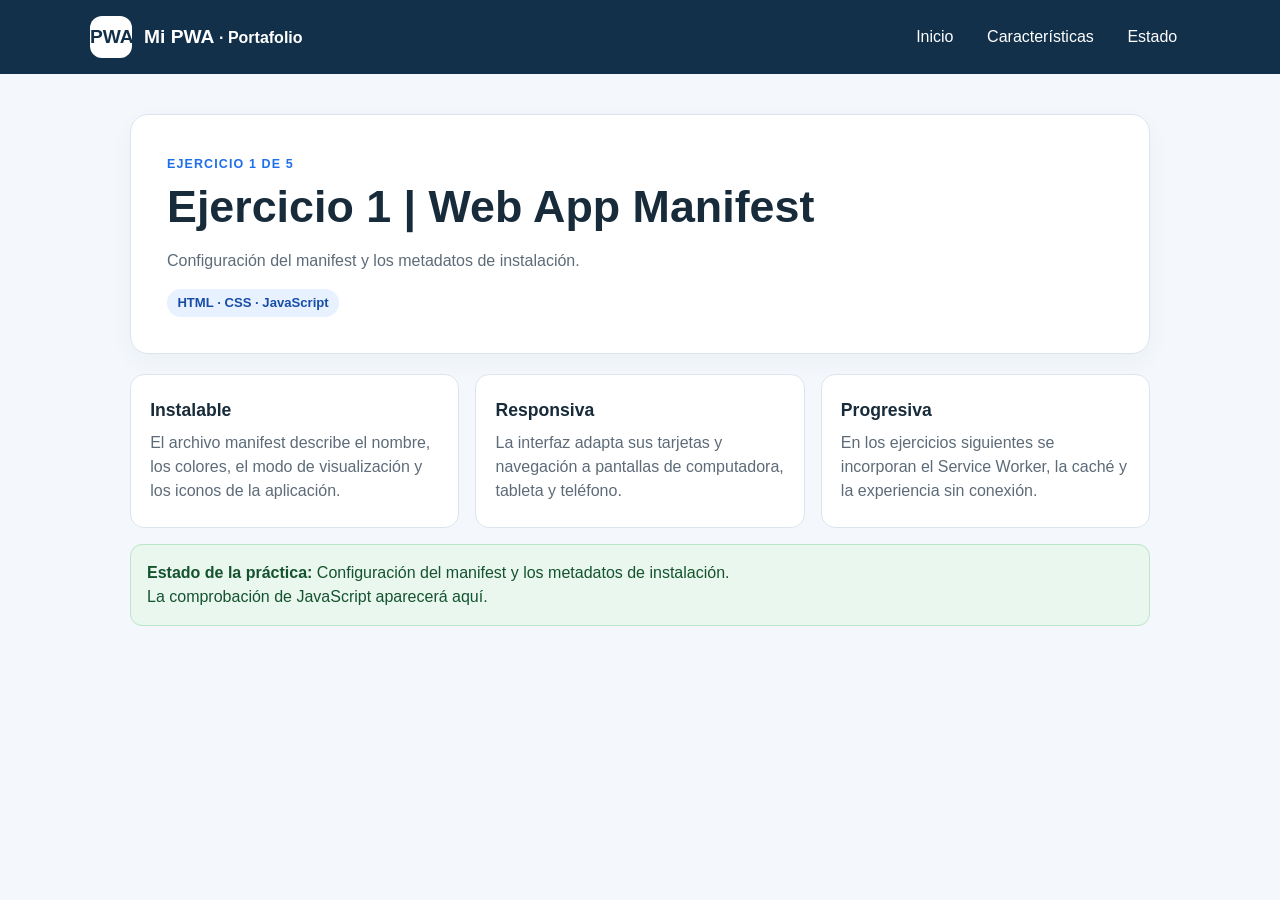
<file: Ejercicio-1-Manifest/index.html>
<!doctype html>
<html lang="es">
<head>
  <meta charset="utf-8">
  <meta name="viewport" content="width=device-width, initial-scale=1">
  <meta name="theme-color" content="#12304A">
  <meta name="description" content="Práctica de desarrollo de una Aplicación Web Progresiva.">
  <title>Ejercicio 1 | Web App Manifest</title>
  <link rel="manifest" href="./manifest.json">
  <link rel="icon" type="image/png" sizes="192x192" href="./icons/icon-192.png">
  <link rel="stylesheet" href="./styles.css">
</head>
<body>
  <header>
    <div class="topbar">
      <div class="brand"><span class="brand-mark">PWA</span><span>Mi PWA <small>· Portafolio</small></span></div>
      <nav aria-label="Navegación principal">
        <a href="#inicio">Inicio</a><a href="#caracteristicas">Características</a><a href="#estado">Estado</a>
      </nav>
    </div>
  </header>
  <main id="inicio">
    <section class="hero">
      <span class="eyebrow">Ejercicio 1 de 5</span>
      <h1>Ejercicio 1 | Web App Manifest</h1>
      <p>Configuración del manifest y los metadatos de instalación.</p>
      <span class="pill">HTML · CSS · JavaScript</span>
    </section>
    <section id="caracteristicas" class="grid" aria-label="Características">
      <article class="card"><h2>Instalable</h2><p>El archivo manifest describe el nombre, los colores, el modo de visualización y los iconos de la aplicación.</p></article>
      <article class="card"><h2>Responsiva</h2><p>La interfaz adapta sus tarjetas y navegación a pantallas de computadora, tableta y teléfono.</p></article>
      <article class="card"><h2>Progresiva</h2><p>En los ejercicios siguientes se incorporan el Service Worker, la caché y la experiencia sin conexión.</p></article>
    </section>
    <section id="estado" class="status" aria-live="polite">
      <strong>Estado de la práctica:</strong> Configuración del manifest y los metadatos de instalación.
      <div id="sw-status">La comprobación de JavaScript aparecerá aquí.</div>
    </section>
  </main>

</body>
</html>
</file>
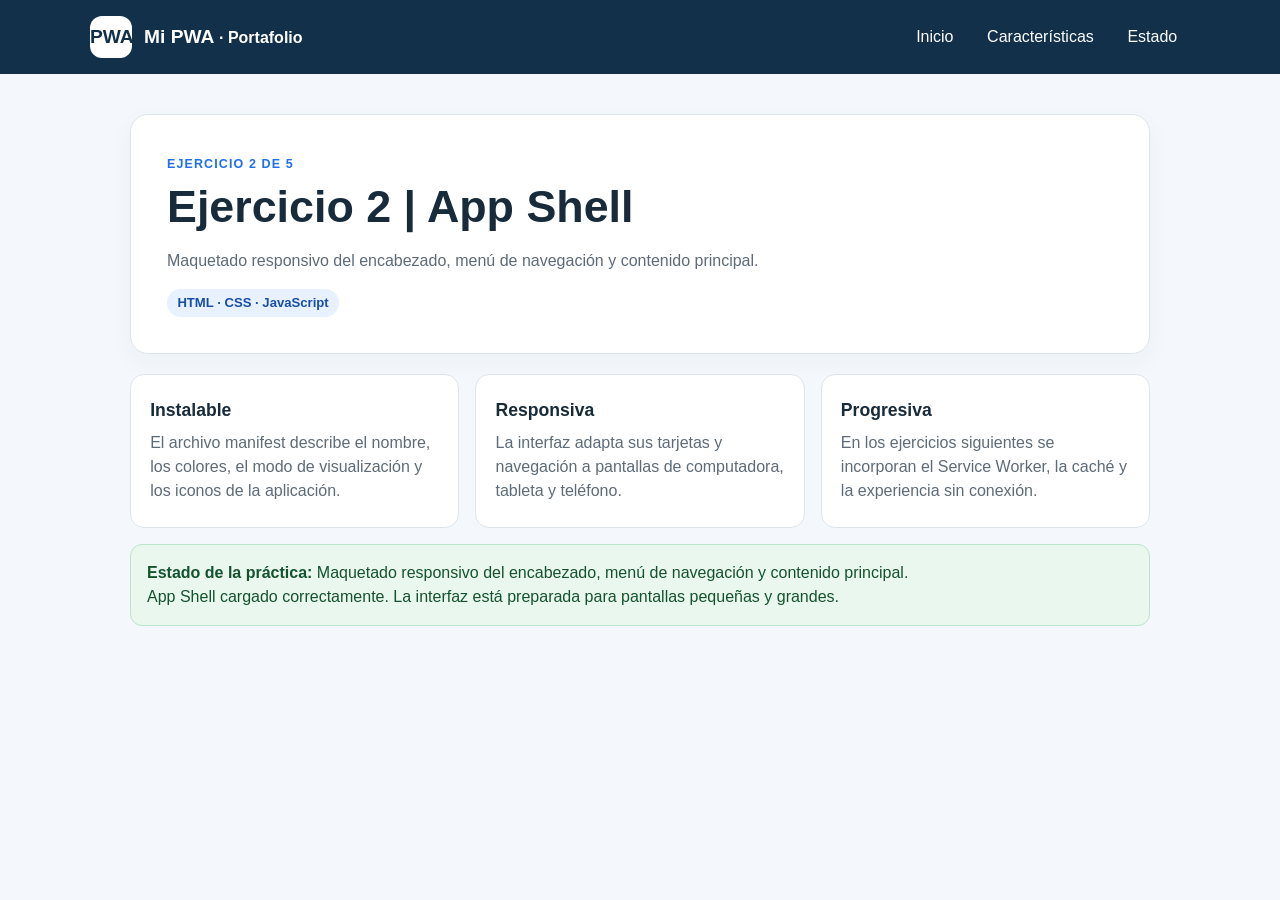
<file: Ejercicio-2-App-Shell/index.html>
<!doctype html>
<html lang="es">
<head>
  <meta charset="utf-8">
  <meta name="viewport" content="width=device-width, initial-scale=1">
  <meta name="theme-color" content="#12304A">
  <meta name="description" content="Práctica de desarrollo de una Aplicación Web Progresiva.">
  <title>Ejercicio 2 | App Shell</title>
  <link rel="manifest" href="./manifest.json">
  <link rel="icon" type="image/png" sizes="192x192" href="./icons/icon-192.png">
  <link rel="stylesheet" href="./styles.css">
</head>
<body>
  <header>
    <div class="topbar">
      <div class="brand"><span class="brand-mark">PWA</span><span>Mi PWA <small>· Portafolio</small></span></div>
      <nav aria-label="Navegación principal">
        <a href="#inicio">Inicio</a><a href="#caracteristicas">Características</a><a href="#estado">Estado</a>
      </nav>
    </div>
  </header>
  <main id="inicio">
    <section class="hero">
      <span class="eyebrow">Ejercicio 2 de 5</span>
      <h1>Ejercicio 2 | App Shell</h1>
      <p>Maquetado responsivo del encabezado, menú de navegación y contenido principal.</p>
      <span class="pill">HTML · CSS · JavaScript</span>
    </section>
    <section id="caracteristicas" class="grid" aria-label="Características">
      <article class="card"><h2>Instalable</h2><p>El archivo manifest describe el nombre, los colores, el modo de visualización y los iconos de la aplicación.</p></article>
      <article class="card"><h2>Responsiva</h2><p>La interfaz adapta sus tarjetas y navegación a pantallas de computadora, tableta y teléfono.</p></article>
      <article class="card"><h2>Progresiva</h2><p>En los ejercicios siguientes se incorporan el Service Worker, la caché y la experiencia sin conexión.</p></article>
    </section>
    <section id="estado" class="status" aria-live="polite">
      <strong>Estado de la práctica:</strong> Maquetado responsivo del encabezado, menú de navegación y contenido principal.
      <div id="sw-status">La comprobación de JavaScript aparecerá aquí.</div>
    </section>
  </main>
  <script src="./app.js" defer></script>
</body>
</html>
</file>
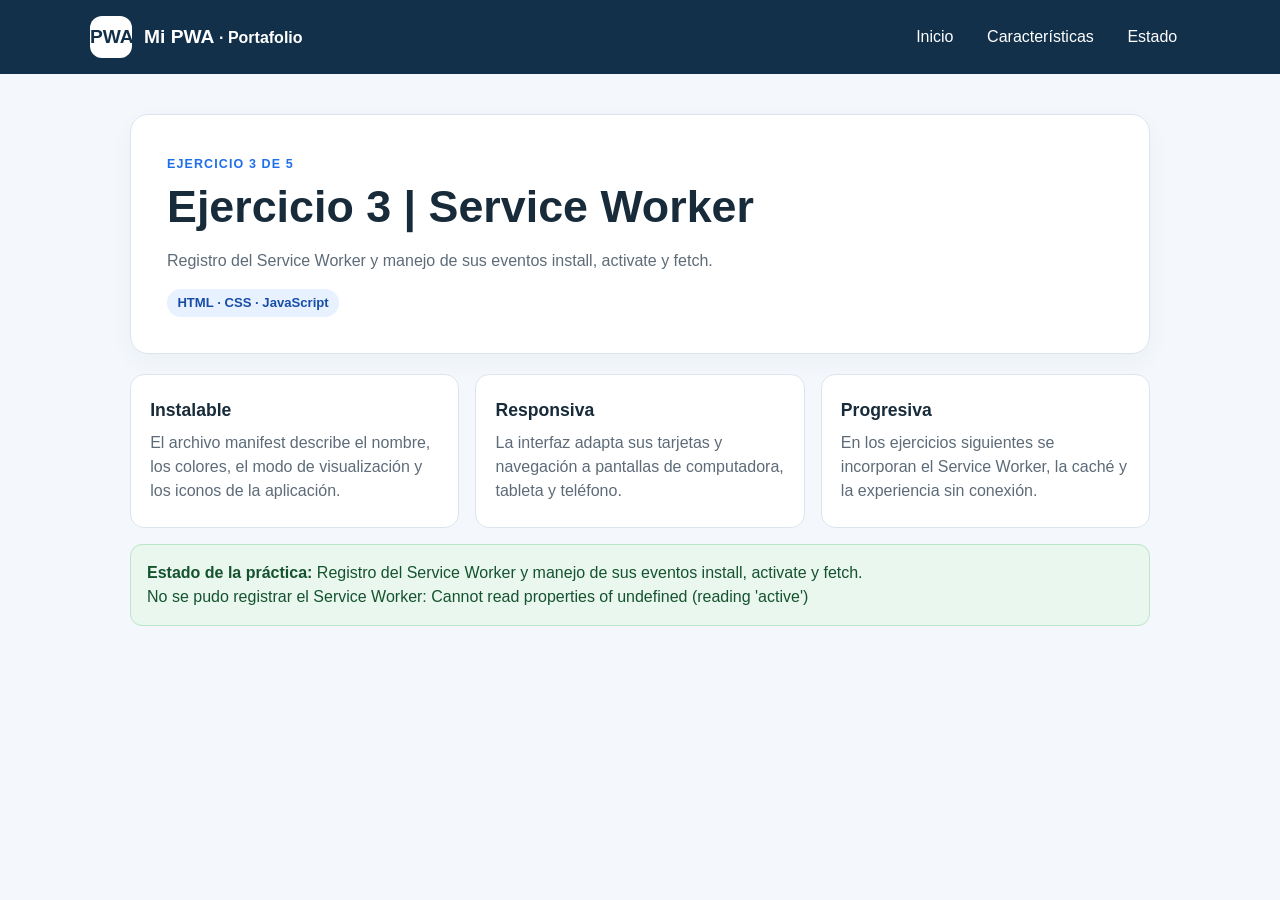
<file: Ejercicio-3-Service-Worker/index.html>
<!doctype html>
<html lang="es">
<head>
  <meta charset="utf-8">
  <meta name="viewport" content="width=device-width, initial-scale=1">
  <meta name="theme-color" content="#12304A">
  <meta name="description" content="Práctica de desarrollo de una Aplicación Web Progresiva.">
  <title>Ejercicio 3 | Service Worker</title>
  <link rel="manifest" href="./manifest.json">
  <link rel="icon" type="image/png" sizes="192x192" href="./icons/icon-192.png">
  <link rel="stylesheet" href="./styles.css">
</head>
<body>
  <header>
    <div class="topbar">
      <div class="brand"><span class="brand-mark">PWA</span><span>Mi PWA <small>· Portafolio</small></span></div>
      <nav aria-label="Navegación principal">
        <a href="#inicio">Inicio</a><a href="#caracteristicas">Características</a><a href="#estado">Estado</a>
      </nav>
    </div>
  </header>
  <main id="inicio">
    <section class="hero">
      <span class="eyebrow">Ejercicio 3 de 5</span>
      <h1>Ejercicio 3 | Service Worker</h1>
      <p>Registro del Service Worker y manejo de sus eventos install, activate y fetch.</p>
      <span class="pill">HTML · CSS · JavaScript</span>
    </section>
    <section id="caracteristicas" class="grid" aria-label="Características">
      <article class="card"><h2>Instalable</h2><p>El archivo manifest describe el nombre, los colores, el modo de visualización y los iconos de la aplicación.</p></article>
      <article class="card"><h2>Responsiva</h2><p>La interfaz adapta sus tarjetas y navegación a pantallas de computadora, tableta y teléfono.</p></article>
      <article class="card"><h2>Progresiva</h2><p>En los ejercicios siguientes se incorporan el Service Worker, la caché y la experiencia sin conexión.</p></article>
    </section>
    <section id="estado" class="status" aria-live="polite">
      <strong>Estado de la práctica:</strong> Registro del Service Worker y manejo de sus eventos install, activate y fetch.
      <div id="sw-status">La comprobación de JavaScript aparecerá aquí.</div>
    </section>
  </main>
  <script src="./app.js" defer></script>
</body>
</html>
</file>
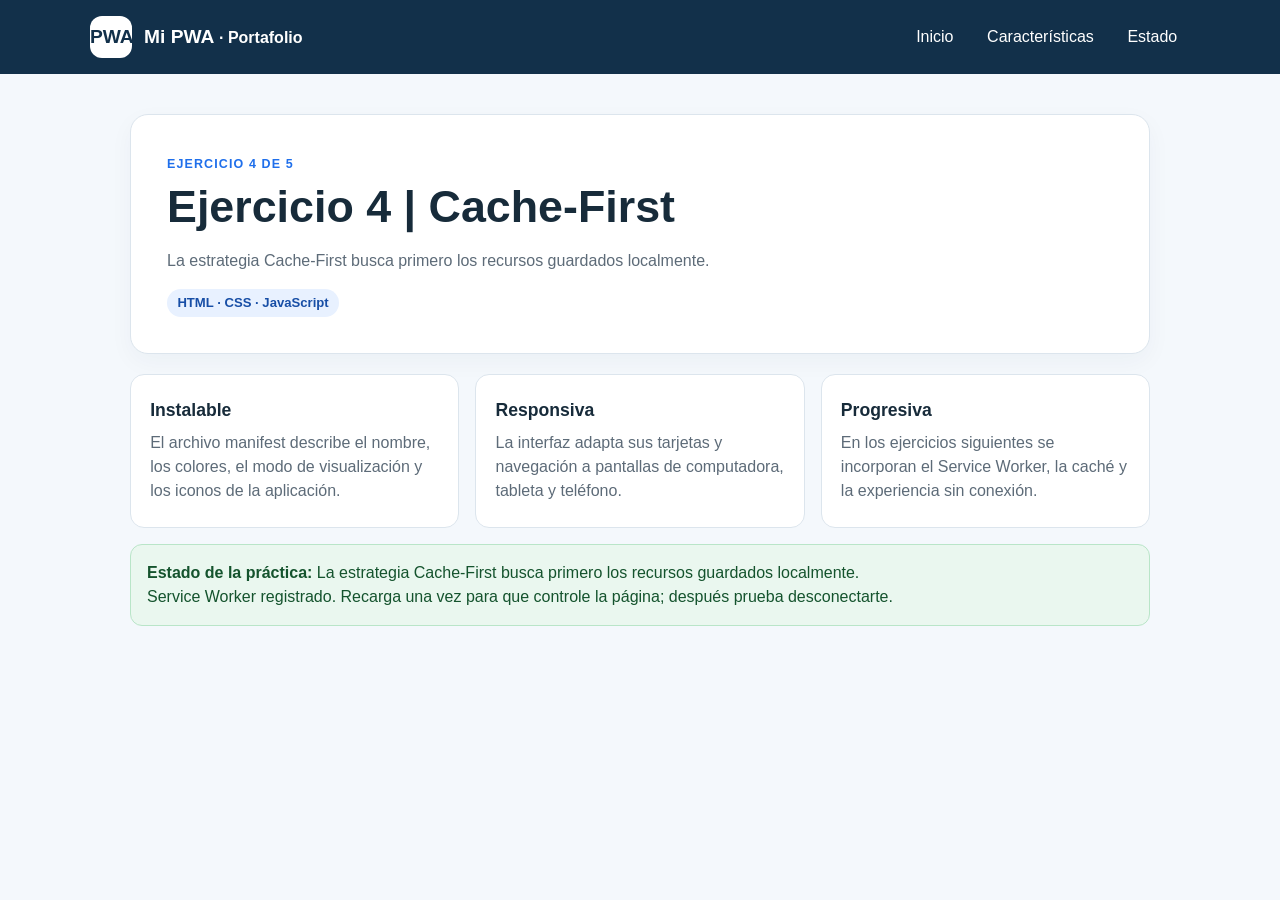
<file: Ejercicio-4-Cache-First/index.html>
<!doctype html>
<html lang="es">
<head>
  <meta charset="utf-8">
  <meta name="viewport" content="width=device-width, initial-scale=1">
  <meta name="theme-color" content="#12304A">
  <meta name="description" content="Práctica de desarrollo de una Aplicación Web Progresiva.">
  <title>Ejercicio 4 | Cache-First</title>
  <link rel="manifest" href="./manifest.json">
  <link rel="icon" type="image/png" sizes="192x192" href="./icons/icon-192.png">
  <link rel="stylesheet" href="./styles.css">
</head>
<body>
  <header>
    <div class="topbar">
      <div class="brand"><span class="brand-mark">PWA</span><span>Mi PWA <small>· Portafolio</small></span></div>
      <nav aria-label="Navegación principal">
        <a href="#inicio">Inicio</a><a href="#caracteristicas">Características</a><a href="#estado">Estado</a>
      </nav>
    </div>
  </header>
  <main id="inicio">
    <section class="hero">
      <span class="eyebrow">Ejercicio 4 de 5</span>
      <h1>Ejercicio 4 | Cache-First</h1>
      <p>La estrategia Cache-First busca primero los recursos guardados localmente.</p>
      <span class="pill">HTML · CSS · JavaScript</span>
    </section>
    <section id="caracteristicas" class="grid" aria-label="Características">
      <article class="card"><h2>Instalable</h2><p>El archivo manifest describe el nombre, los colores, el modo de visualización y los iconos de la aplicación.</p></article>
      <article class="card"><h2>Responsiva</h2><p>La interfaz adapta sus tarjetas y navegación a pantallas de computadora, tableta y teléfono.</p></article>
      <article class="card"><h2>Progresiva</h2><p>En los ejercicios siguientes se incorporan el Service Worker, la caché y la experiencia sin conexión.</p></article>
    </section>
    <section id="estado" class="status" aria-live="polite">
      <strong>Estado de la práctica:</strong> La estrategia Cache-First busca primero los recursos guardados localmente.
      <div id="sw-status">La comprobación de JavaScript aparecerá aquí.</div>
    </section>
  </main>
  <script src="./app.js" defer></script>
</body>
</html>
</file>
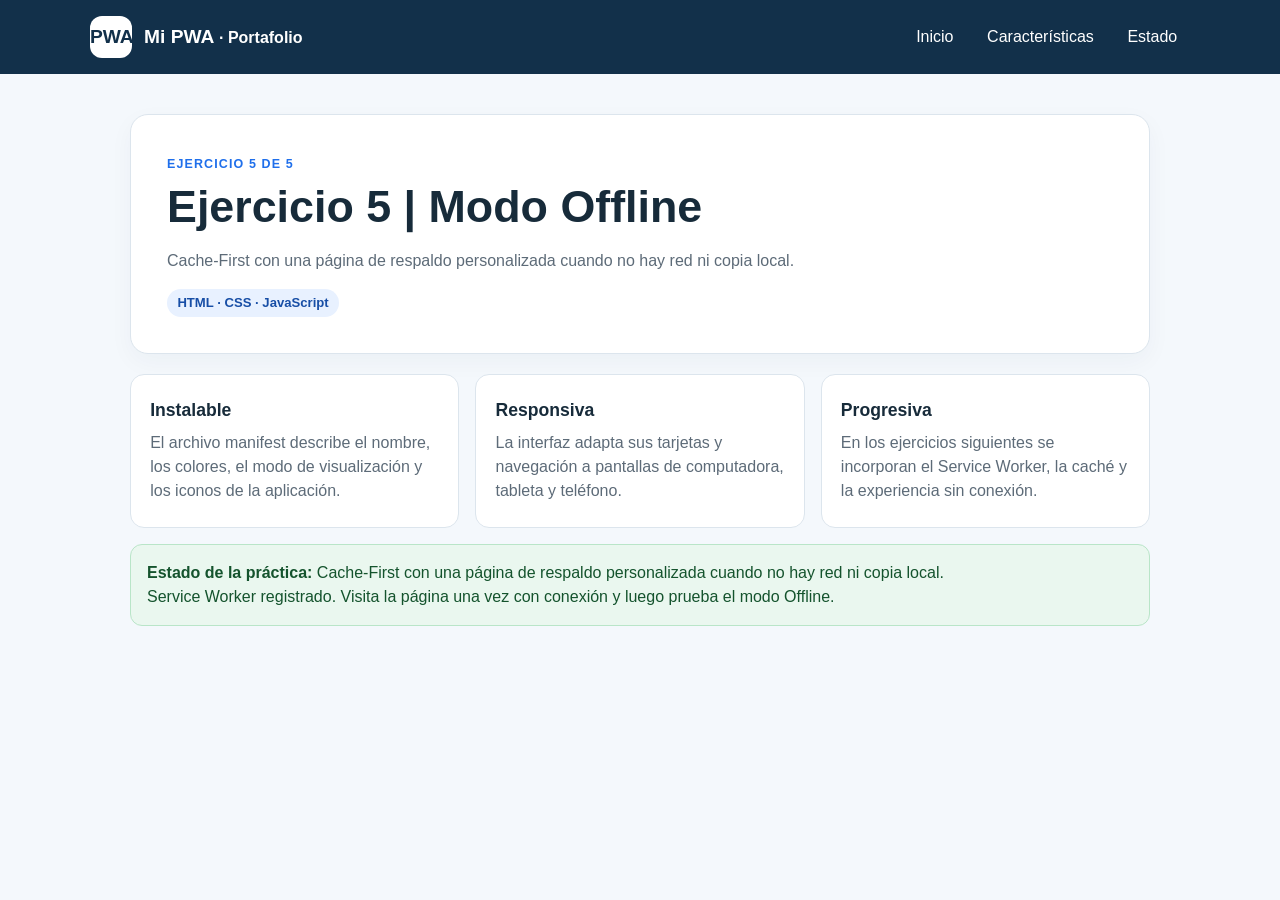
<file: Ejercicio-5-Offline/index.html>
<!doctype html>
<html lang="es">
<head>
  <meta charset="utf-8">
  <meta name="viewport" content="width=device-width, initial-scale=1">
  <meta name="theme-color" content="#12304A">
  <meta name="description" content="Práctica de desarrollo de una Aplicación Web Progresiva.">
  <title>Ejercicio 5 | Modo Offline</title>
  <link rel="manifest" href="./manifest.json">
  <link rel="icon" type="image/png" sizes="192x192" href="./icons/icon-192.png">
  <link rel="stylesheet" href="./styles.css">
</head>
<body>
  <header>
    <div class="topbar">
      <div class="brand"><span class="brand-mark">PWA</span><span>Mi PWA <small>· Portafolio</small></span></div>
      <nav aria-label="Navegación principal">
        <a href="#inicio">Inicio</a><a href="#caracteristicas">Características</a><a href="#estado">Estado</a>
      </nav>
    </div>
  </header>
  <main id="inicio">
    <section class="hero">
      <span class="eyebrow">Ejercicio 5 de 5</span>
      <h1>Ejercicio 5 | Modo Offline</h1>
      <p>Cache-First con una página de respaldo personalizada cuando no hay red ni copia local.</p>
      <span class="pill">HTML · CSS · JavaScript</span>
    </section>
    <section id="caracteristicas" class="grid" aria-label="Características">
      <article class="card"><h2>Instalable</h2><p>El archivo manifest describe el nombre, los colores, el modo de visualización y los iconos de la aplicación.</p></article>
      <article class="card"><h2>Responsiva</h2><p>La interfaz adapta sus tarjetas y navegación a pantallas de computadora, tableta y teléfono.</p></article>
      <article class="card"><h2>Progresiva</h2><p>En los ejercicios siguientes se incorporan el Service Worker, la caché y la experiencia sin conexión.</p></article>
    </section>
    <section id="estado" class="status" aria-live="polite">
      <strong>Estado de la práctica:</strong> Cache-First con una página de respaldo personalizada cuando no hay red ni copia local.
      <div id="sw-status">La comprobación de JavaScript aparecerá aquí.</div>
    </section>
  </main>
  <script src="./app.js" defer></script>
</body>
</html>
</file>
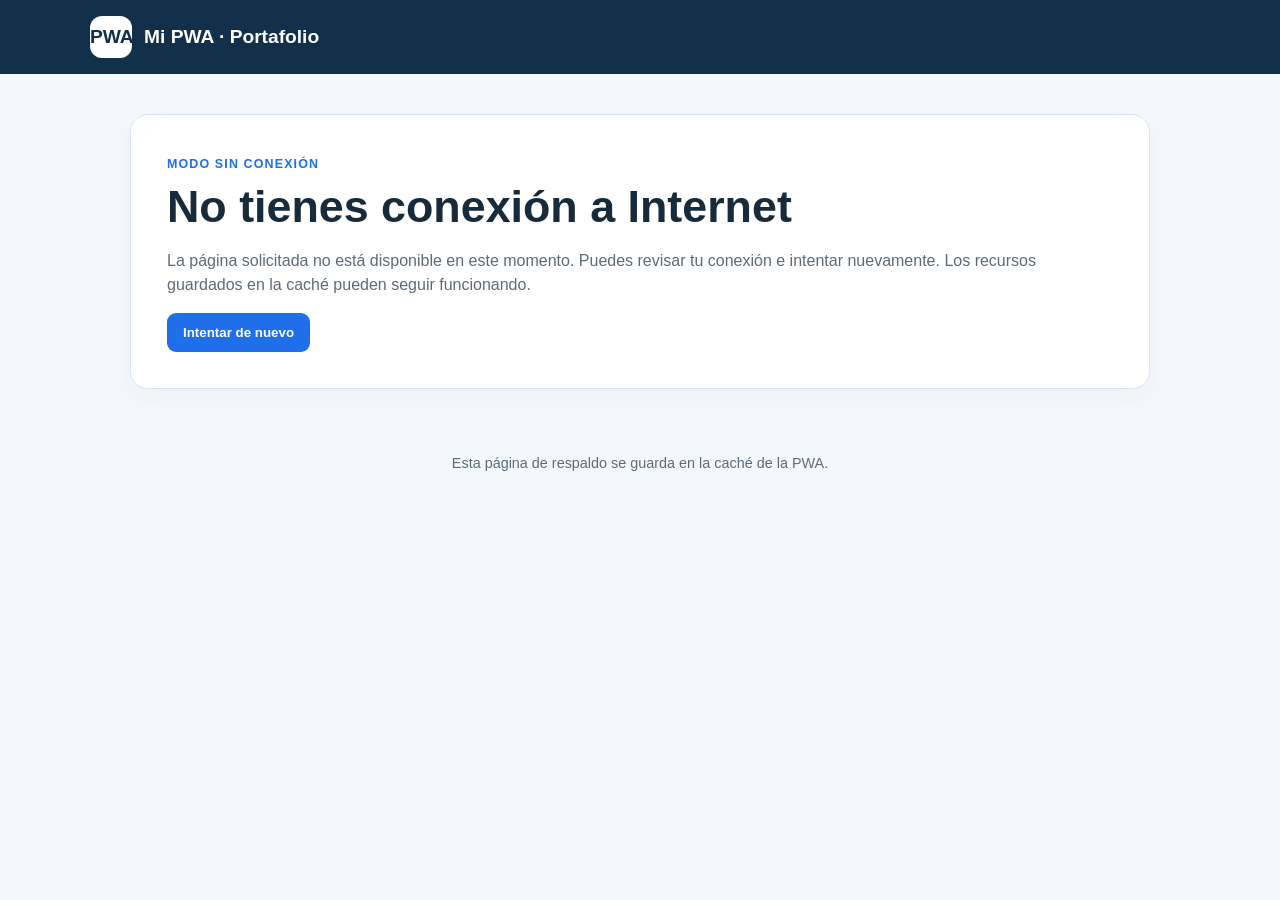
<file: Ejercicio-5-Offline/offline.html>
<!doctype html>
<html lang="es">
<head>
  <meta charset="utf-8">
  <meta name="viewport" content="width=device-width, initial-scale=1">
  <meta name="theme-color" content="#12304A">
  <title>Sin conexión | Mi PWA</title>
  <link rel="stylesheet" href="./styles.css">
</head>
<body>
  <header>
    <div class="topbar">
      <div class="brand"><span class="brand-mark">PWA</span><span>Mi PWA · Portafolio</span></div>
    </div>
  </header>
  <main>
    <section class="hero">
      <span class="eyebrow">Modo sin conexión</span>
      <h1>No tienes conexión a Internet</h1>
      <p>La página solicitada no está disponible en este momento. Puedes revisar tu conexión e intentar nuevamente. Los recursos guardados en la caché pueden seguir funcionando.</p>
      <button onclick="window.location.reload()">Intentar de nuevo</button>
    </section>
  </main>
  <footer>Esta página de respaldo se guarda en la caché de la PWA.</footer>
</body>
</html>
</file>
<file: Ejercicio-1-Manifest/styles.css>
* { box-sizing: border-box; }
:root { color-scheme: light; --navy:#12304A; --blue:#1F6FEB; --pale:#F4F8FC; --text:#172B3A; --muted:#5D6B78; }
body { margin:0; font-family:Arial, Helvetica, sans-serif; color:var(--text); background:var(--pale); line-height:1.5; }
header { background:var(--navy); color:white; padding:1rem clamp(1rem,4vw,3rem); }
.topbar { max-width:1100px; margin:auto; display:flex; align-items:center; justify-content:space-between; gap:1rem; flex-wrap:wrap; }
.brand { display:flex; align-items:center; gap:.75rem; font-size:1.2rem; font-weight:700; }
.brand-mark { display:grid; place-items:center; width:42px; height:42px; border-radius:12px; color:var(--navy); background:white; font-weight:800; }
nav { display:flex; gap:.5rem; flex-wrap:wrap; }
nav a { color:white; text-decoration:none; padding:.55rem .8rem; border-radius:8px; }
nav a:hover, nav a:focus { background:#284B66; outline-offset:3px; }
main { max-width:1100px; margin:0 auto; padding:clamp(1rem,4vw,2.5rem); }
.hero { background:white; border:1px solid #DCE5ED; border-radius:18px; padding:clamp(1.25rem,4vw,2.25rem); box-shadow:0 8px 24px #12304A0A; }
.eyebrow { color:var(--blue); text-transform:uppercase; font-size:.78rem; letter-spacing:.09em; font-weight:700; }
h1 { margin:.4rem 0 .75rem; font-size:clamp(1.8rem,4vw,2.8rem); line-height:1.15; }
p { color:var(--muted); }
.grid { display:grid; grid-template-columns:repeat(3,minmax(0,1fr)); gap:1rem; margin-top:1.25rem; }
.card { background:white; border:1px solid #DCE5ED; border-radius:14px; padding:1.2rem; }
.card h2 { font-size:1.1rem; margin:.2rem 0 .5rem; }
.card p { margin:.25rem 0; }
.pill { display:inline-block; border-radius:999px; background:#E8F1FF; color:#174EA6; padding:.25rem .65rem; font-size:.82rem; font-weight:700; }
.status { margin-top:1rem; padding:1rem; border-radius:12px; background:#EAF7EF; border:1px solid #B9E5C8; color:#14532D; }
button { border:0; border-radius:9px; background:var(--blue); color:white; padding:.75rem 1rem; font-weight:700; cursor:pointer; }
button:hover { background:#174EA6; }
footer { text-align:center; padding:1.5rem; color:var(--muted); font-size:.9rem; }
code { background:#EDF2F7; padding:.1rem .3rem; border-radius:4px; }
@media (max-width:760px) { .grid { grid-template-columns:1fr; } .topbar { align-items:flex-start; flex-direction:column; } nav { width:100%; } nav a { padding:.45rem .6rem; } }
</file>
<file: Ejercicio-2-App-Shell/styles.css>
* { box-sizing: border-box; }
:root { color-scheme: light; --navy:#12304A; --blue:#1F6FEB; --pale:#F4F8FC; --text:#172B3A; --muted:#5D6B78; }
body { margin:0; font-family:Arial, Helvetica, sans-serif; color:var(--text); background:var(--pale); line-height:1.5; }
header { background:var(--navy); color:white; padding:1rem clamp(1rem,4vw,3rem); }
.topbar { max-width:1100px; margin:auto; display:flex; align-items:center; justify-content:space-between; gap:1rem; flex-wrap:wrap; }
.brand { display:flex; align-items:center; gap:.75rem; font-size:1.2rem; font-weight:700; }
.brand-mark { display:grid; place-items:center; width:42px; height:42px; border-radius:12px; color:var(--navy); background:white; font-weight:800; }
nav { display:flex; gap:.5rem; flex-wrap:wrap; }
nav a { color:white; text-decoration:none; padding:.55rem .8rem; border-radius:8px; }
nav a:hover, nav a:focus { background:#284B66; outline-offset:3px; }
main { max-width:1100px; margin:0 auto; padding:clamp(1rem,4vw,2.5rem); }
.hero { background:white; border:1px solid #DCE5ED; border-radius:18px; padding:clamp(1.25rem,4vw,2.25rem); box-shadow:0 8px 24px #12304A0A; }
.eyebrow { color:var(--blue); text-transform:uppercase; font-size:.78rem; letter-spacing:.09em; font-weight:700; }
h1 { margin:.4rem 0 .75rem; font-size:clamp(1.8rem,4vw,2.8rem); line-height:1.15; }
p { color:var(--muted); }
.grid { display:grid; grid-template-columns:repeat(3,minmax(0,1fr)); gap:1rem; margin-top:1.25rem; }
.card { background:white; border:1px solid #DCE5ED; border-radius:14px; padding:1.2rem; }
.card h2 { font-size:1.1rem; margin:.2rem 0 .5rem; }
.card p { margin:.25rem 0; }
.pill { display:inline-block; border-radius:999px; background:#E8F1FF; color:#174EA6; padding:.25rem .65rem; font-size:.82rem; font-weight:700; }
.status { margin-top:1rem; padding:1rem; border-radius:12px; background:#EAF7EF; border:1px solid #B9E5C8; color:#14532D; }
button { border:0; border-radius:9px; background:var(--blue); color:white; padding:.75rem 1rem; font-weight:700; cursor:pointer; }
button:hover { background:#174EA6; }
footer { text-align:center; padding:1.5rem; color:var(--muted); font-size:.9rem; }
code { background:#EDF2F7; padding:.1rem .3rem; border-radius:4px; }
@media (max-width:760px) { .grid { grid-template-columns:1fr; } .topbar { align-items:flex-start; flex-direction:column; } nav { width:100%; } nav a { padding:.45rem .6rem; } }
</file>
<file: Ejercicio-3-Service-Worker/styles.css>
* { box-sizing: border-box; }
:root { color-scheme: light; --navy:#12304A; --blue:#1F6FEB; --pale:#F4F8FC; --text:#172B3A; --muted:#5D6B78; }
body { margin:0; font-family:Arial, Helvetica, sans-serif; color:var(--text); background:var(--pale); line-height:1.5; }
header { background:var(--navy); color:white; padding:1rem clamp(1rem,4vw,3rem); }
.topbar { max-width:1100px; margin:auto; display:flex; align-items:center; justify-content:space-between; gap:1rem; flex-wrap:wrap; }
.brand { display:flex; align-items:center; gap:.75rem; font-size:1.2rem; font-weight:700; }
.brand-mark { display:grid; place-items:center; width:42px; height:42px; border-radius:12px; color:var(--navy); background:white; font-weight:800; }
nav { display:flex; gap:.5rem; flex-wrap:wrap; }
nav a { color:white; text-decoration:none; padding:.55rem .8rem; border-radius:8px; }
nav a:hover, nav a:focus { background:#284B66; outline-offset:3px; }
main { max-width:1100px; margin:0 auto; padding:clamp(1rem,4vw,2.5rem); }
.hero { background:white; border:1px solid #DCE5ED; border-radius:18px; padding:clamp(1.25rem,4vw,2.25rem); box-shadow:0 8px 24px #12304A0A; }
.eyebrow { color:var(--blue); text-transform:uppercase; font-size:.78rem; letter-spacing:.09em; font-weight:700; }
h1 { margin:.4rem 0 .75rem; font-size:clamp(1.8rem,4vw,2.8rem); line-height:1.15; }
p { color:var(--muted); }
.grid { display:grid; grid-template-columns:repeat(3,minmax(0,1fr)); gap:1rem; margin-top:1.25rem; }
.card { background:white; border:1px solid #DCE5ED; border-radius:14px; padding:1.2rem; }
.card h2 { font-size:1.1rem; margin:.2rem 0 .5rem; }
.card p { margin:.25rem 0; }
.pill { display:inline-block; border-radius:999px; background:#E8F1FF; color:#174EA6; padding:.25rem .65rem; font-size:.82rem; font-weight:700; }
.status { margin-top:1rem; padding:1rem; border-radius:12px; background:#EAF7EF; border:1px solid #B9E5C8; color:#14532D; }
button { border:0; border-radius:9px; background:var(--blue); color:white; padding:.75rem 1rem; font-weight:700; cursor:pointer; }
button:hover { background:#174EA6; }
footer { text-align:center; padding:1.5rem; color:var(--muted); font-size:.9rem; }
code { background:#EDF2F7; padding:.1rem .3rem; border-radius:4px; }
@media (max-width:760px) { .grid { grid-template-columns:1fr; } .topbar { align-items:flex-start; flex-direction:column; } nav { width:100%; } nav a { padding:.45rem .6rem; } }
</file>
<file: Ejercicio-4-Cache-First/styles.css>
* { box-sizing: border-box; }
:root { color-scheme: light; --navy:#12304A; --blue:#1F6FEB; --pale:#F4F8FC; --text:#172B3A; --muted:#5D6B78; }
body { margin:0; font-family:Arial, Helvetica, sans-serif; color:var(--text); background:var(--pale); line-height:1.5; }
header { background:var(--navy); color:white; padding:1rem clamp(1rem,4vw,3rem); }
.topbar { max-width:1100px; margin:auto; display:flex; align-items:center; justify-content:space-between; gap:1rem; flex-wrap:wrap; }
.brand { display:flex; align-items:center; gap:.75rem; font-size:1.2rem; font-weight:700; }
.brand-mark { display:grid; place-items:center; width:42px; height:42px; border-radius:12px; color:var(--navy); background:white; font-weight:800; }
nav { display:flex; gap:.5rem; flex-wrap:wrap; }
nav a { color:white; text-decoration:none; padding:.55rem .8rem; border-radius:8px; }
nav a:hover, nav a:focus { background:#284B66; outline-offset:3px; }
main { max-width:1100px; margin:0 auto; padding:clamp(1rem,4vw,2.5rem); }
.hero { background:white; border:1px solid #DCE5ED; border-radius:18px; padding:clamp(1.25rem,4vw,2.25rem); box-shadow:0 8px 24px #12304A0A; }
.eyebrow { color:var(--blue); text-transform:uppercase; font-size:.78rem; letter-spacing:.09em; font-weight:700; }
h1 { margin:.4rem 0 .75rem; font-size:clamp(1.8rem,4vw,2.8rem); line-height:1.15; }
p { color:var(--muted); }
.grid { display:grid; grid-template-columns:repeat(3,minmax(0,1fr)); gap:1rem; margin-top:1.25rem; }
.card { background:white; border:1px solid #DCE5ED; border-radius:14px; padding:1.2rem; }
.card h2 { font-size:1.1rem; margin:.2rem 0 .5rem; }
.card p { margin:.25rem 0; }
.pill { display:inline-block; border-radius:999px; background:#E8F1FF; color:#174EA6; padding:.25rem .65rem; font-size:.82rem; font-weight:700; }
.status { margin-top:1rem; padding:1rem; border-radius:12px; background:#EAF7EF; border:1px solid #B9E5C8; color:#14532D; }
button { border:0; border-radius:9px; background:var(--blue); color:white; padding:.75rem 1rem; font-weight:700; cursor:pointer; }
button:hover { background:#174EA6; }
footer { text-align:center; padding:1.5rem; color:var(--muted); font-size:.9rem; }
code { background:#EDF2F7; padding:.1rem .3rem; border-radius:4px; }
@media (max-width:760px) { .grid { grid-template-columns:1fr; } .topbar { align-items:flex-start; flex-direction:column; } nav { width:100%; } nav a { padding:.45rem .6rem; } }
</file>
<file: Ejercicio-5-Offline/styles.css>
* { box-sizing: border-box; }
:root { color-scheme: light; --navy:#12304A; --blue:#1F6FEB; --pale:#F4F8FC; --text:#172B3A; --muted:#5D6B78; }
body { margin:0; font-family:Arial, Helvetica, sans-serif; color:var(--text); background:var(--pale); line-height:1.5; }
header { background:var(--navy); color:white; padding:1rem clamp(1rem,4vw,3rem); }
.topbar { max-width:1100px; margin:auto; display:flex; align-items:center; justify-content:space-between; gap:1rem; flex-wrap:wrap; }
.brand { display:flex; align-items:center; gap:.75rem; font-size:1.2rem; font-weight:700; }
.brand-mark { display:grid; place-items:center; width:42px; height:42px; border-radius:12px; color:var(--navy); background:white; font-weight:800; }
nav { display:flex; gap:.5rem; flex-wrap:wrap; }
nav a { color:white; text-decoration:none; padding:.55rem .8rem; border-radius:8px; }
nav a:hover, nav a:focus { background:#284B66; outline-offset:3px; }
main { max-width:1100px; margin:0 auto; padding:clamp(1rem,4vw,2.5rem); }
.hero { background:white; border:1px solid #DCE5ED; border-radius:18px; padding:clamp(1.25rem,4vw,2.25rem); box-shadow:0 8px 24px #12304A0A; }
.eyebrow { color:var(--blue); text-transform:uppercase; font-size:.78rem; letter-spacing:.09em; font-weight:700; }
h1 { margin:.4rem 0 .75rem; font-size:clamp(1.8rem,4vw,2.8rem); line-height:1.15; }
p { color:var(--muted); }
.grid { display:grid; grid-template-columns:repeat(3,minmax(0,1fr)); gap:1rem; margin-top:1.25rem; }
.card { background:white; border:1px solid #DCE5ED; border-radius:14px; padding:1.2rem; }
.card h2 { font-size:1.1rem; margin:.2rem 0 .5rem; }
.card p { margin:.25rem 0; }
.pill { display:inline-block; border-radius:999px; background:#E8F1FF; color:#174EA6; padding:.25rem .65rem; font-size:.82rem; font-weight:700; }
.status { margin-top:1rem; padding:1rem; border-radius:12px; background:#EAF7EF; border:1px solid #B9E5C8; color:#14532D; }
button { border:0; border-radius:9px; background:var(--blue); color:white; padding:.75rem 1rem; font-weight:700; cursor:pointer; }
button:hover { background:#174EA6; }
footer { text-align:center; padding:1.5rem; color:var(--muted); font-size:.9rem; }
code { background:#EDF2F7; padding:.1rem .3rem; border-radius:4px; }
@media (max-width:760px) { .grid { grid-template-columns:1fr; } .topbar { align-items:flex-start; flex-direction:column; } nav { width:100%; } nav a { padding:.45rem .6rem; } }
</file>
